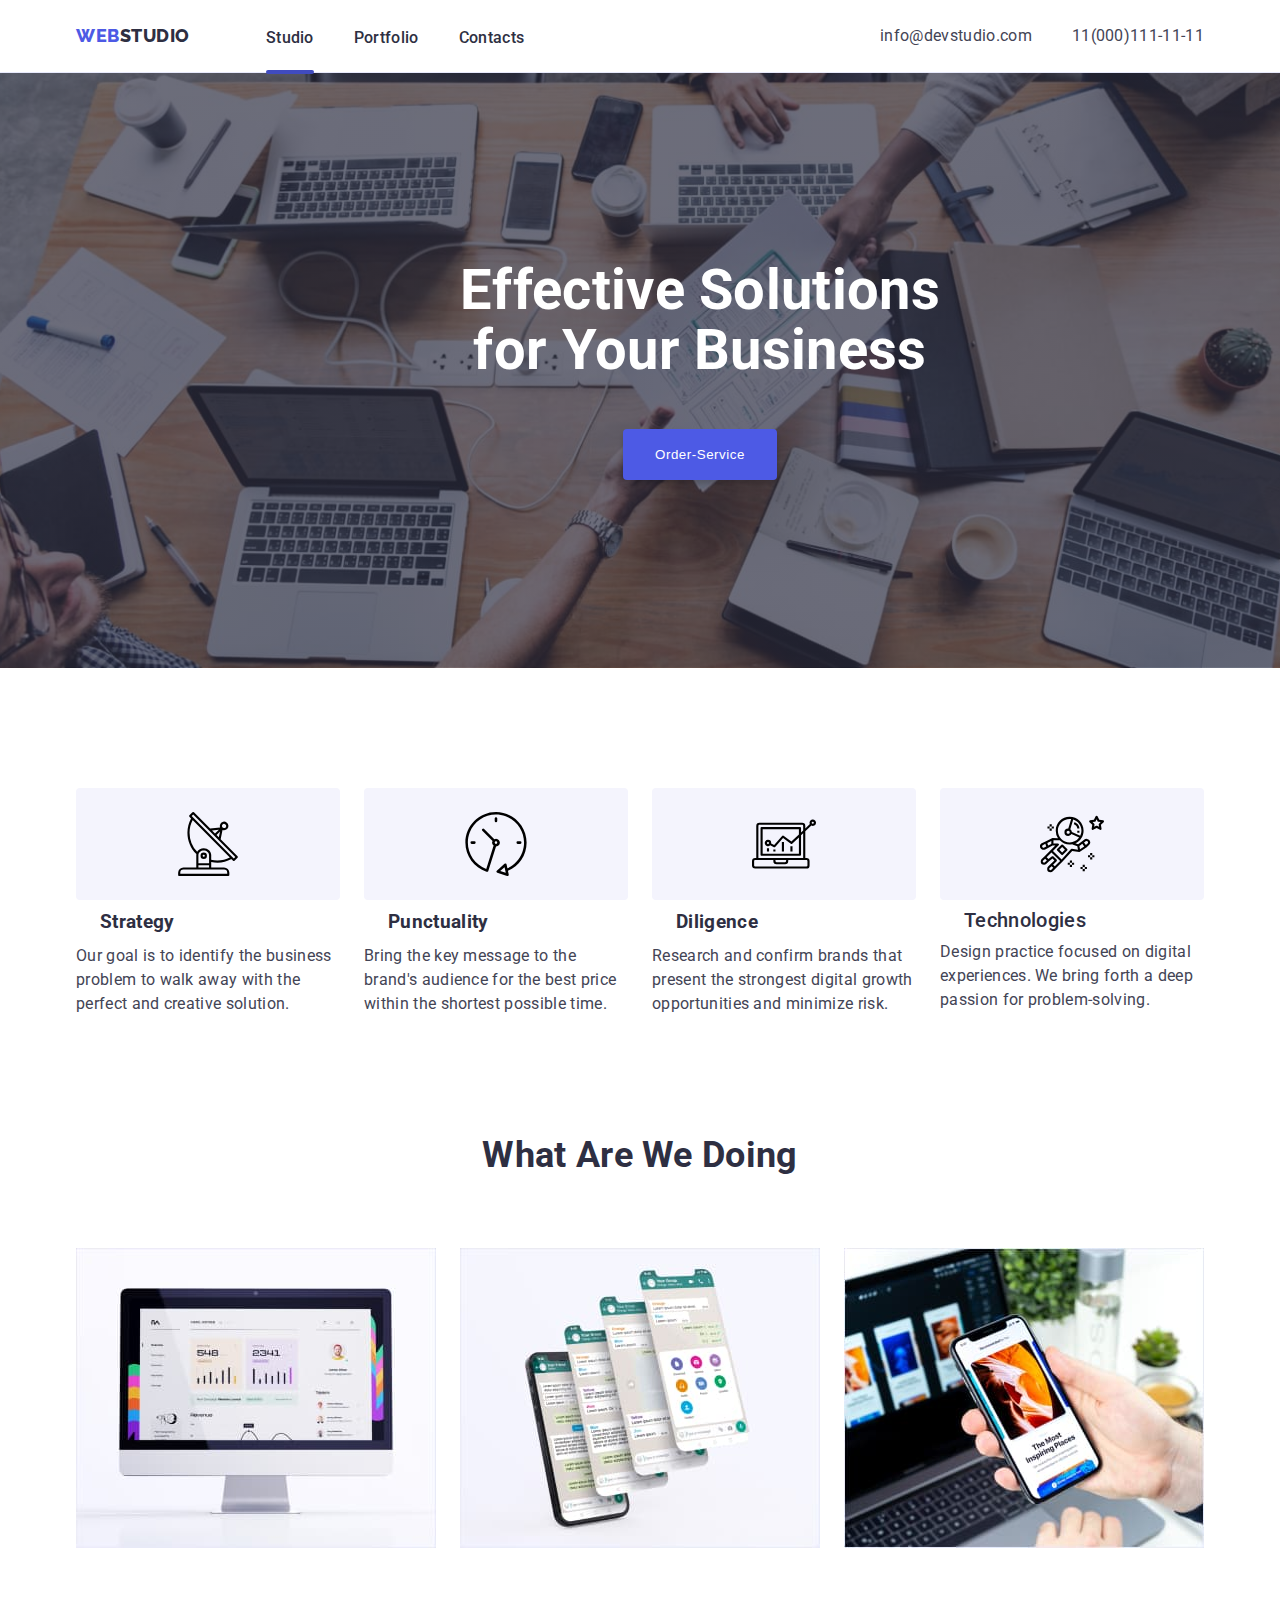
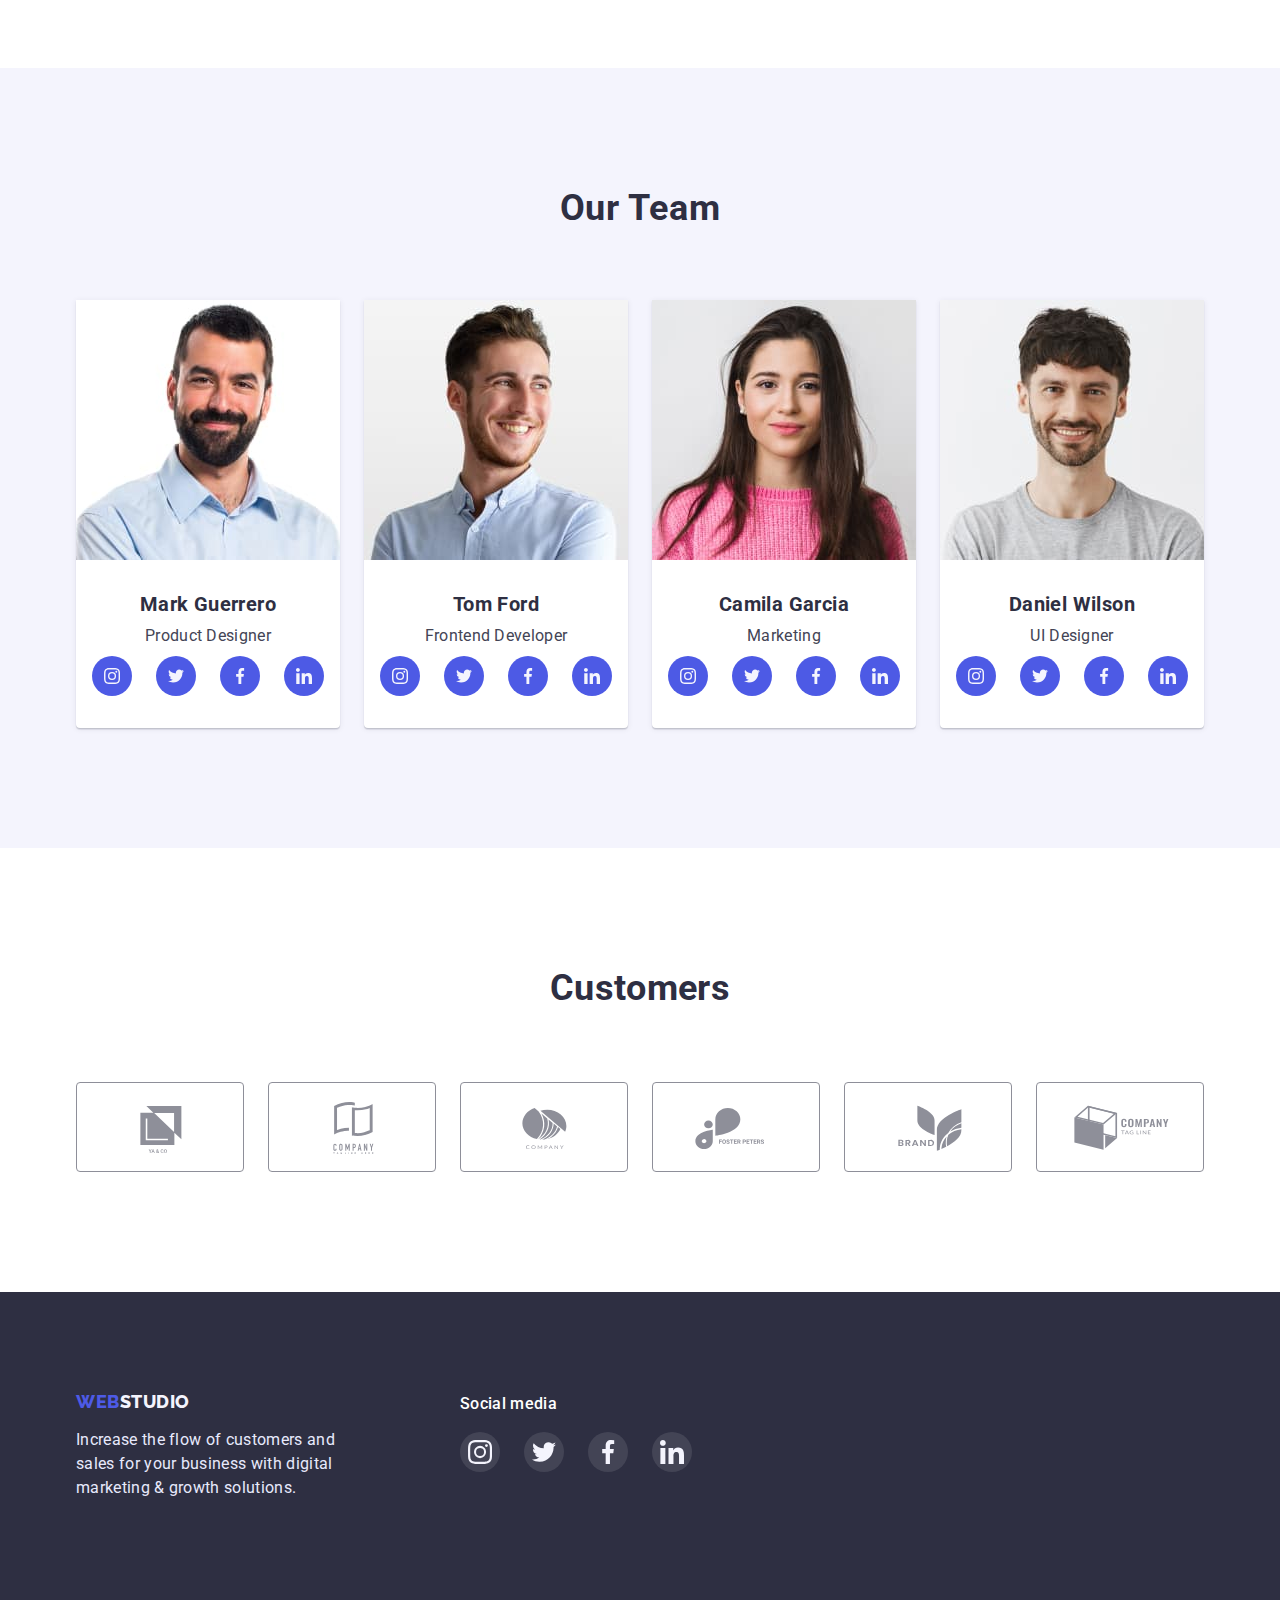
<file: index.html>
<!DOCTYPE html>
<html lang="en">
  <head>
    <meta charset="UTF-8" />
    <meta http-equiv="X-UA-Compatible" content="IE=edge" />
    <meta name="viewport" content="width=device-width, initial-scale=1.0" />
    <title>WebStudio</title>

    <link rel="preconnect" href="https://fonts.googleapis.com" />
    <link rel="preconnect" href="https://fonts.gstatic.com" crossorigin />
    <link
      href="https://fonts.googleapis.com/css2?family=Raleway:wght@700;800&family=Roboto:wght@400;500;700;900&display=swap"
      rel="stylesheet"
    />

    <link
      rel="stylesheet"
      href="https://cdnjs.cloudflare.com/ajax/libs/modern-normalize/1.1.0/modern-normalize.min.css"
      integrity="sha512-wpPYUAdjBVSE4KJnH1VR1HeZfpl1ub8YT/NKx4PuQ5NmX2tKuGu6U/JRp5y+Y8XG2tV+wKQpNHVUX03MfMFn9Q=="
      crossorigin="anonymous"
      referrerpolicy="no-referrer"
    />
    <link rel="stylesheet" href="./css/styles.css" />
  </head>

  <body>
    <header class="header">
      <div class="container header-container">
        <nav class="header-navigation">
          <a href="./index.html" class="header-logo-web link"
            >Web<span class="header-logo-studio link">Studio</span></a
          >
          <ul class="header-list list">
            <li class="header-item">
              <a class="header-link link current" href="./index.html">Studio</a>
            </li>
            <li class="header-item">
              <a class="header-link link" href="./portfolio.html">Portfolio</a>
            </li>
            <li class="header-item">
              <a class="header-link link" href="">Contacts</a>
            </li>
          </ul>
        </nav>
        <ul class="header-list list">
          <li class="header-item">
            <a class="header-mailto link" href="mailto:info@devstudio.com"
              >info@devstudio.com</a
            >
          </li>
          <li class="header-item">
            <a class="header-tel link" href="tel:+110001111111"
              >11(000)111-11-11</a
            >
          </li>
        </ul>
      </div>
    </header>
    <main class="main">
      <!-- Page header section-->
      <section class="hero">
        <div class="container">
          <h1 class="hero-caption">Effective Solutions for Your Business</h1>
          <button type="button" class="hero-btn" data-modal-open>
            Order-Service
          </button>
        </div>
      </section>
      <!-- Unique page content section-->
      <section class="text">
        <div class="container">
          <ul class="text-list list">
            <li class="text-item">
              <div class="features-div">
                <svg class="features-icon" width="64px" height="64px">
                  <use href="./img/icons.svg#icon-antenna"></use>
                </svg>
              </div>
              <h3 class="text-title">Strategy</h3>
              <p class="text-quote">
                Our goal is to identify the business problem to walk away with
                the perfect and creative solution.
              </p>
            </li>
            <li class="text-item">
              <div class="features-div">
                <svg class="features-icon" width="64px" height="64px">
                  <use href="./img/icons.svg#icon-clock"></use>
                </svg>
              </div>
              <h3 class="text-title">Punctuality</h3>
              <p class="text-quote">
                Bring the key message to the brand's audience for the best price
                within the shortest possible time.
              </p>
            </li>
            <li class="text-item">
              <div class="features-div">
                <svg class="features-icon" width="64px" height="64px">
                  <use href="./img/icons.svg#icon-diagram"></use>
                </svg>
              </div>
              <h3 class="text-title">Diligence</h3>
              <p class="text-quote">
                Research and confirm brands that present the strongest digital
                growth opportunities and minimize risk.
              </p>
            </li>
            <li class="text-item">
              <div class="features-div">
                <svg class="features-icon" width="64px" height="64px">
                  <use href="./img/icons.svg#icon-astronaut"></use>
                </svg>
              </div>
              <h3 class="text-title title">Technologies</h3>
              <p class="text-quote">
                Design practice focused on digital experiences. We bring forth a
                deep passion for problem-solving.
              </p>
            </li>
          </ul>
        </div>
      </section>
      <!-- Offer section-->
      <section class="section">
        <div class="container">
          <h2 class="about-title">What are we doing</h2>
          <ul class="about-list list">
            <li class="about-item">
              <img src="./img/about1.jpg" alt="Strategy" />
            </li>
            <li class="about-item">
              <img src="./img/about2.jpg" alt="programs" />
            </li>
            <li class="about-item">
              <img src="./img/about3.jpg" alt="technologies" />
            </li>
          </ul>
        </div>
      </section>
      <!-- Employees companies-->
      <section class="section section-user">
        <div class="container">
          <h2 class="user-logoo">Our Team</h2>
          <ul class="user-list list">
            <li class="user-item">
              <img
                src="./img/employees1.jpg"
                alt="employees"
                width="264"
                height="260"
              />
              <div class="team-memb">
                <h3 class="user-logo">Mark Guerrero</h3>
                <p class="user-quote">Product Designer</p>
                <ul class="webstudio-soc-list list">
                  <li class="webstudio-soc-item">
                    <a href="" class="webstudio-soc-link link">
                      <svg class="webstudio-soc-icon" width="16" height="16">
                        <use href="./img/icons.svg#icon-instagram"></use>
                      </svg>
                    </a>
                  </li>
                  <li class="webstudio-soc-item">
                    <a href="" class="webstudio-soc-link link">
                      <svg class="webstudio-soc-icon" width="16" height="16">
                        <use href="./img/icons.svg#icon-twitter"></use>
                      </svg>
                    </a>
                  </li>
                  <li class="webstudio-soc-item">
                    <a href="" class="webstudio-soc-link link">
                      <svg class="webstudio-soc-icon" width="16" height="16">
                        <use href="./img/icons.svg#icon-facebook"></use>
                      </svg>
                    </a>
                  </li>
                  <li class="webstudio-soc-item">
                    <a href="" class="webstudio-soc-link link">
                      <svg class="webstudio-soc-icon" width="16" height="16">
                        <use href="./img/icons.svg#icon-linkedin"></use>
                      </svg>
                    </a>
                  </li>
                </ul>
              </div>
            </li>
            <li class="user-item">
              <img
                src="./img/employees2.jpg"
                alt="employees"
                width="264"
                height="260"
              />
              <div class="team-memb">
                <h3 class="user-logo">Tom Ford</h3>
                <p class="user-quote">Frontend Developer</p>
                <ul class="webstudio-soc-list list">
                  <li class="webstudio-soc-item">
                    <a href="" class="webstudio-soc-link link">
                      <svg class="webstudio-soc-icon" width="16" height="16">
                        <use href="./img/icons.svg#icon-instagram"></use>
                      </svg>
                    </a>
                  </li>
                  <li class="webstudio-soc-item">
                    <a href="" class="webstudio-soc-link link">
                      <svg class="webstudio-soc-icon" width="16" height="16">
                        <use href="./img/icons.svg#icon-twitter"></use>
                      </svg>
                    </a>
                  </li>
                  <li class="webstudio-soc-item">
                    <a href="" class="webstudio-soc-link link">
                      <svg class="webstudio-soc-icon" width="16" height="16">
                        <use href="./img/icons.svg#icon-facebook"></use>
                      </svg>
                    </a>
                  </li>
                  <li class="webstudio-soc-item">
                    <a href="" class="webstudio-soc-link link">
                      <svg class="webstudio-soc-icon" width="16" height="16">
                        <use href="./img/icons.svg#icon-linkedin"></use>
                      </svg>
                    </a>
                  </li>
                </ul>
              </div>
            </li>
            <li class="user-item">
              <img
                src="./img/employees3.jpg"
                alt="employees"
                width="264"
                height="260"
              />
              <div class="team-memb">
                <h3 class="user-logo">Camila Garcia</h3>
                <p class="user-quote">Marketing</p>
                <ul class="webstudio-soc-list list">
                  <li class="webstudio-soc-item">
                    <a href="" class="webstudio-soc-link link">
                      <svg class="webstudio-soc-icon" width="16" height="16">
                        <use href="./img/icons.svg#icon-instagram"></use>
                      </svg>
                    </a>
                  </li>
                  <li class="webstudio-soc-item">
                    <a href="" class="webstudio-soc-link link">
                      <svg class="webstudio-soc-icon" width="16" height="16">
                        <use href="./img/icons.svg#icon-twitter"></use>
                      </svg>
                    </a>
                  </li>
                  <li class="webstudio-soc-item">
                    <a href="" class="webstudio-soc-link link">
                      <svg class="webstudio-soc-icon" width="16" height="16">
                        <use href="./img/icons.svg#icon-facebook"></use>
                      </svg>
                    </a>
                  </li>
                  <li class="webstudio-soc-item">
                    <a href="" class="webstudio-soc-link link">
                      <svg class="webstudio-soc-icon" width="16" height="16">
                        <use href="./img/icons.svg#icon-linkedin"></use>
                      </svg>
                    </a>
                  </li>
                </ul>
              </div>
            </li>
            <li class="user-item">
              <img
                src="./img/employees4.jpg"
                alt="employees"
                width="264"
                height="260"
              />
              <div class="team-memb">
                <h3 class="user-logo">Daniel Wilson</h3>
                <p class="user-quote">UI Designer</p>
                <ul class="webstudio-soc-list list">
                  <li class="webstudio-soc-item">
                    <a href="" class="webstudio-soc-link link">
                      <svg class="webstudio-soc-icon" width="16" height="16">
                        <use href="./img/icons.svg#icon-instagram"></use>
                      </svg>
                    </a>
                  </li>
                  <li class="webstudio-soc-item">
                    <a href="" class="webstudio-soc-link link">
                      <svg class="webstudio-soc-icon" width="16" height="16">
                        <use href="./img/icons.svg#icon-twitter"></use>
                      </svg>
                    </a>
                  </li>
                  <li class="webstudio-soc-item">
                    <a href="" class="webstudio-soc-link link">
                      <svg class="webstudio-soc-icon" width="16" height="16">
                        <use href="./img/icons.svg#icon-facebook"></use>
                      </svg>
                    </a>
                  </li>
                  <li class="webstudio-soc-item">
                    <a href="" class="webstudio-soc-link link">
                      <svg class="webstudio-soc-icon" width="16" height="16">
                        <use href="./img/icons.svg#icon-linkedin"></use>
                      </svg>
                    </a>
                  </li>
                </ul>
              </div>
            </li>
          </ul>
        </div>
      </section>
      <section class="section">
        <div class="container">
          <h2 class="section-title">Customers</h2>
          <ul class="clients-list list">
            <li class="clients-item">
              <a href="" class="clients-link link">
                <svg class="clients-icon" width="104" height="56">
                  <use href="./img/icons.svg#icon-Logo"></use>
                </svg>
              </a>
            </li>
            <li class="clients-item">
              <a href="" class="clients-link link">
                <svg class="clients-icon" width="104" height="56">
                  <use href="./img/icons.svg#icon-Logo1"></use>
                </svg>
              </a>
            </li>
            <li class="clients-item">
              <a href="" class="clients-link link">
                <svg class="clients-icon" width="104" height="56">
                  <use href="./img/icons.svg#icon-Logo2"></use>
                </svg>
              </a>
            </li>
            <li class="clients-item">
              <a href="" class="clients-link link">
                <svg class="clients-icon" width="104" height="56">
                  <use href="./img/icons.svg#icon-Logo3"></use>
                </svg>
              </a>
            </li>
            <li class="clients-item">
              <a href="" class="clients-link link">
                <svg class="clients-icon" width="104" height="56">
                  <use href="./img/icons.svg#icon-Logo4"></use>
                </svg>
              </a>
            </li>
            <li class="clients-item">
              <a href="" class="clients-link link">
                <svg class="clients-icon" width="104" height="56">
                  <use href="./img/icons.svg#icon-Logo5"></use>
                </svg>
              </a>
            </li>
          </ul>
        </div>
      </section>
    </main>
    <footer class="footer">
      <div class="container">
        <div class="logo-footer footer-div">
          <a href="./index.html" class="footer-logo-web link"
            >Web<span class="footer-logo-studio link">Studio</span></a
          >
          <p class="footer-quote">
            Increase the flow of customers and sales for your business with
            digital marketing & growth solutions.
          </p>
        </div>
        <div class="social-media footer-div">
          <p class="footer-media">Social media</p>
          <ul class="footer-list list">
            <li class="footer-item">
              <a href="" class="footer-link">
                <svg class="footer-icon" width="24" height="24">
                  <use href="./img/icons.svg#icon-instagram"></use>
                </svg>
              </a>
            </li>
            <li class="footer-item">
              <a href="" class="footer-link">
                <svg class="footer-icon" width="24" height="24">
                  <use href="./img/icons.svg#icon-twitter"></use>
                </svg>
              </a>
            </li>
            <li class="footer-item">
              <a href="" class="footer-link">
                <svg class="footer-icon" width="24" height="24">
                  <use href="./img/icons.svg#icon-facebook"></use>
                </svg>
              </a>
            </li>
            <li class="footer-item">
              <a href="" class="footer-link">
                <svg class="footer-icon" width="24" height="24">
                  <use href="./img/icons.svg#icon-linkedin"></use>
                </svg>
              </a>
            </li>
          </ul>
        </div>
      </div>
    </footer>
    <div class="backdrob is-hidden" data-modal>
      <div class="modal">
        <button type="button" class="modal-close" data-modal-close>
          <svg class="modal-icon" width="8" height="8">
            <use href="./img/icons.svg#icon-close-black-18dp"></use>
          </svg>
        </button>
      </div>
    </div>
    <script src="./js/modal.js"></script>
  </body>
</html>
</file>
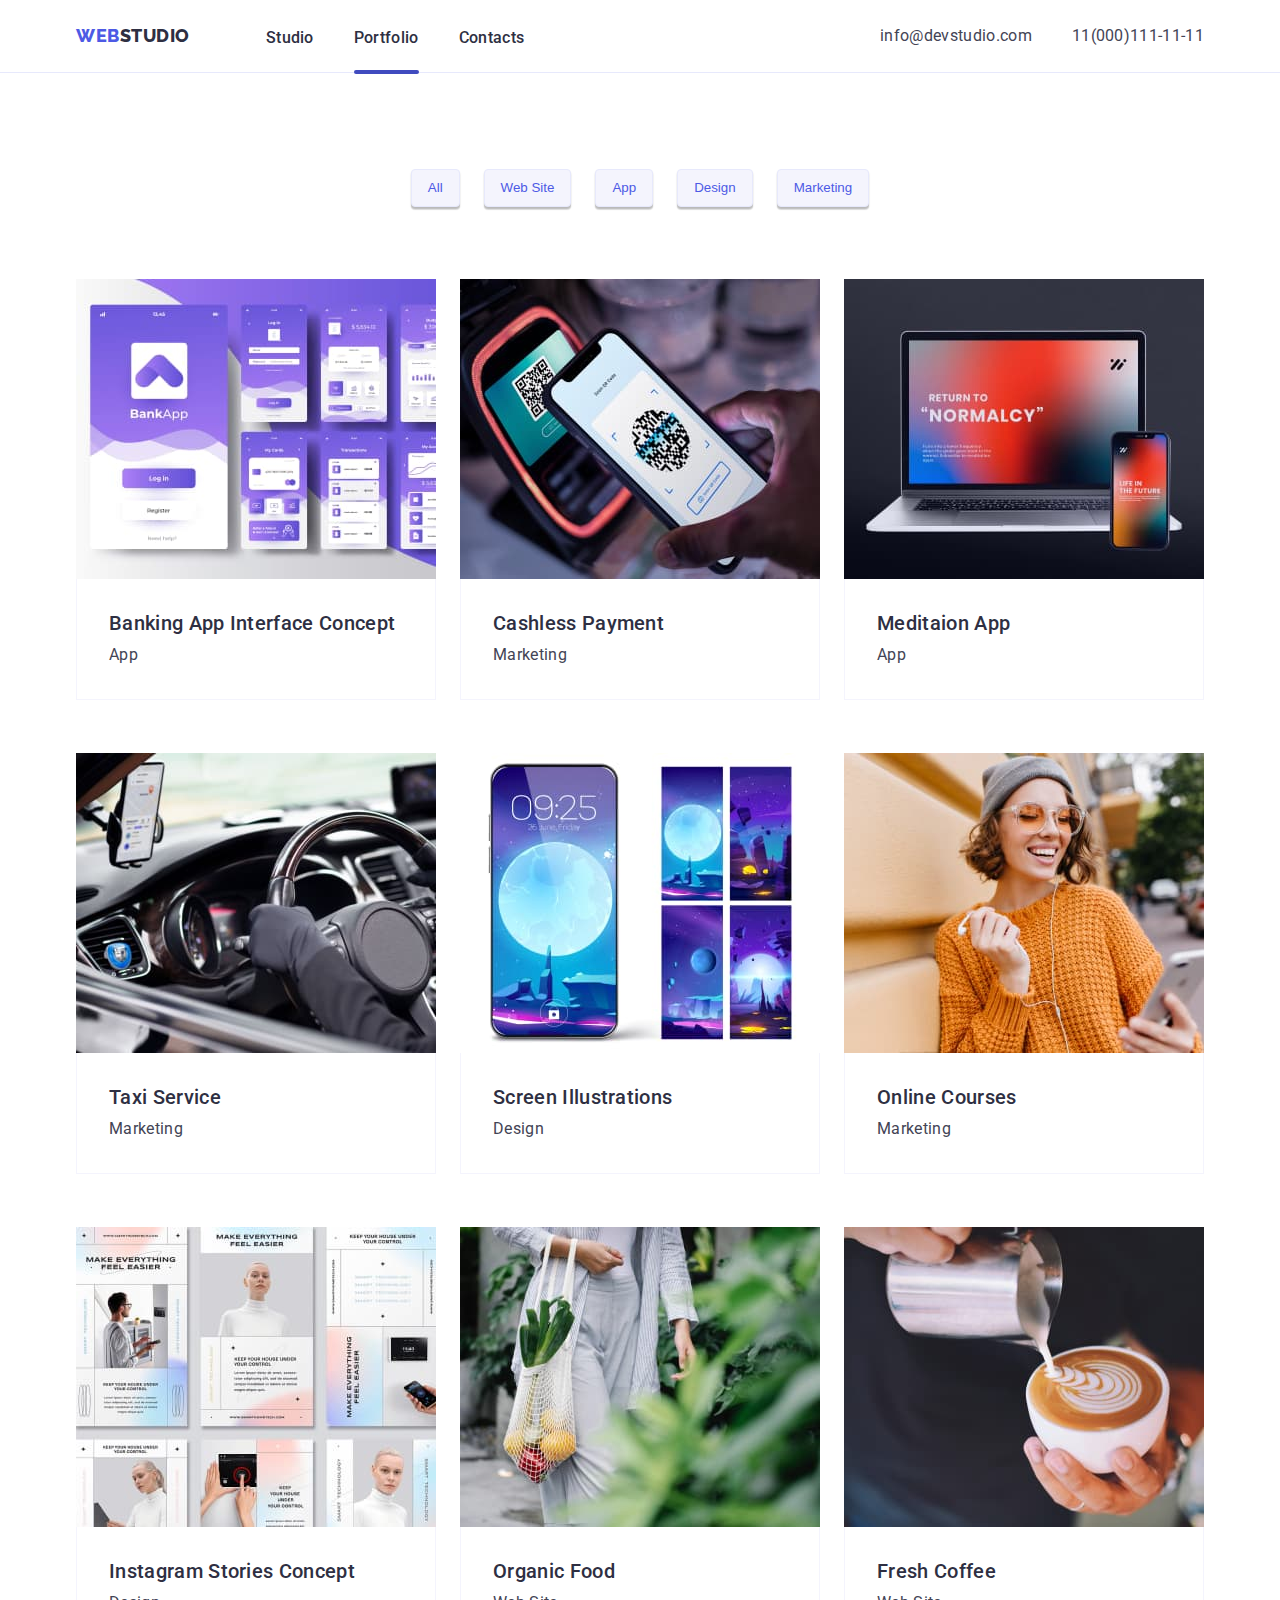
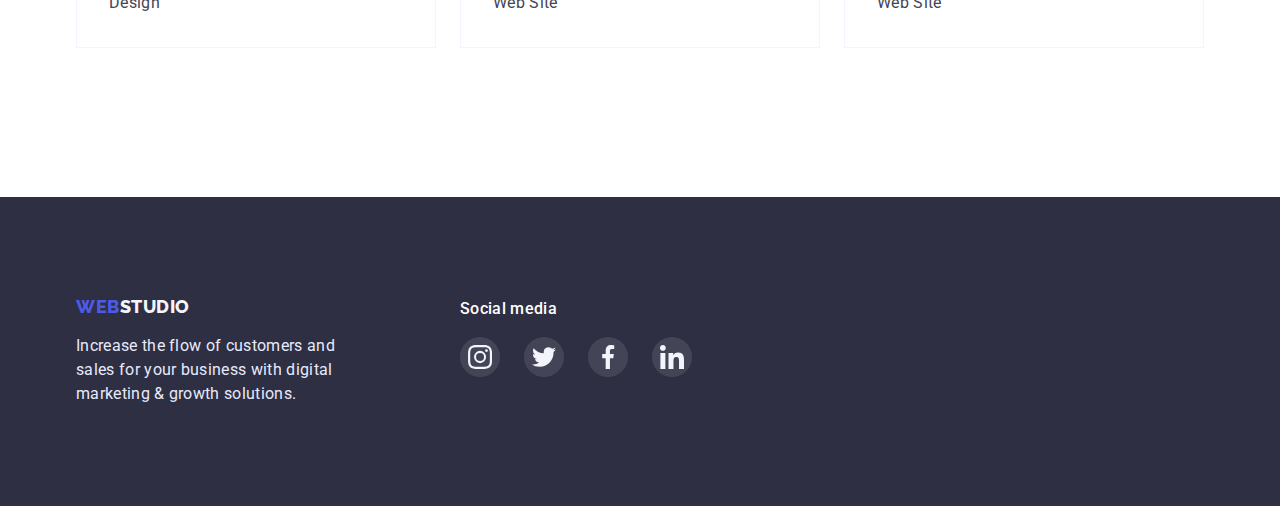
<file: portfolio.html>
<!DOCTYPE html>
<html lang="en">
  <head>
    <meta charset="UTF-8" />
    <meta http-equiv="X-UA-Compatible" content="IE=edge" />
    <meta name="viewport" content="width=device-width, initial-scale=1.0" />
    <title>WebStudio</title>

    <link rel="preconnect" href="https://fonts.googleapis.com">
    <link rel="preconnect" href="https://fonts.gstatic.com" crossorigin>
    <link href="https://fonts.googleapis.com/css2?family=Raleway:wght@700;800&family=Roboto:wght@400;500;700;900&display=swap" rel="stylesheet">
    
    <link
      rel="stylesheet"
      href="https://cdnjs.cloudflare.com/ajax/libs/modern-normalize/1.1.0/modern-normalize.min.css"
      integrity="sha512-wpPYUAdjBVSE4KJnH1VR1HeZfpl1ub8YT/NKx4PuQ5NmX2tKuGu6U/JRp5y+Y8XG2tV+wKQpNHVUX03MfMFn9Q=="
      crossorigin="anonymous"
      referrerpolicy="no-referrer"
    />
    <link rel="stylesheet" href="./css/styles.css" />
  </head>

  <body class="site-body">
    <header class="header">
      <div class="container">
        <nav class="header-navigation">
          <a href="./index.html" class="header-logo-web link"
            >Web<span class="header-logo-studio link">Studio</span></a
          >
          <ul class="header-list list">
            <li class="header-item">
              <a class="header-link link" href="./index.html">Studio</a>
            </li>
            <li class="header-item">
              <a class="header-link link current" href="./portfolio.html">Portfolio</a>
            </li>
            <li class="header-item">
              <a class="header-link link" href="/">Contacts</a>
            </li>
          </ul>
        </nav>
        <ul class="header-list list">
          <li class="header-item">
            <a class="header-mailto link" href="mailto:info@devstudio.com"
              >info@devstudio.com</a
            >
          </li>
          <li class="header-item">
            <a class="header-tel link" href="tel:+110001111111"
              >11(000)111-11-11</a
            >
          </li>
        </ul>
      </div>
    </header>
    <main>
      <!-- Portfolio -->
      <section class="Portfolio">
        <div class="container">
          <h1 class="visually-hidden">Examples of WebStudio work</h1>
          <ul class="features-list list">
            <li class="features-item">
              <button type="button" class="features-btn">All</button>
            </li>
            <li class="features-item">
              <button type="button" class="features-btn">Web Site</button>
            </li>
            <li class="features-item">
              <button type="button" class="features-btn">App</button>
            </li>
            <li class="features-item">
              <button type="button" class="features-btn">Design</button>
            </li>
            <li class="features-item">
              <button type="button" class="features-btn">Marketing</button>
            </li>
          </ul>
            <ul class="project-list list">
                <li class="project-item">
                    <div class="project-top-wrap">
                      <img
                        src="./img/functions1.jpg"
                        alt="applications"
                        width="360"
                      />
                      <p class="project-top-text">14 Stylish and User-Friendly App Design Concepts · Task Manager App · Calorie Tracker App · Exotic Fruit Ecommerce App · Cloud Storage App</p>
                    </div>
                  <div class="container-text">
                  <h3 class="project-title">
                  Banking App Interface Concept
                  </h3>
                  <p class="project-text">App</p>
                  </div>
              </li>
              
              <li class="project-item">
                    <div class="project-top-wrap">
                      <img
                        src="./img/functions2.jpg"
                        alt="payment"
                        width="360"
                      />
                      <p class="project-top-text">14 Stylish and User-Friendly App Design Concepts · Task Manager App · Calorie Tracker App · Exotic Fruit Ecommerce App · Cloud Storage App</p>
                    </div>
                  <div class="container-text">
                  <h3 class="project-title">Cashless Payment</h3>
                  <p class="project-text">Marketing</p>
                  </div>
            </li>

            <li class="project-item">
                  <div class="project-top-wrap">
                    <img
                      src="./img/functions3.jpg"
                      alt="meditaion"
                      width="360"
                      />
                    <p class="project-top-text">14 Stylish and User-Friendly App Design Concepts · Task Manager App · Calorie Tracker App · Exotic Fruit Ecommerce App · Cloud Storage App</p>
                    </div>
              <div class="container-text">
                <h3 class="project-title">Meditaion App</h3>
                <p class="project-text">App</p>
              </div>
            </li>

            <li class="project-item">
                  <div class="project-top-wrap">
                    <img
                        src="./img/functions4.jpg"
                        alt="taxi"
                        width="360"
                      />
                    <p class="project-top-text">14 Stylish and User-Friendly App Design Concepts · Task Manager App · Calorie Tracker App · Exotic Fruit Ecommerce App · Cloud Storage App</p>
                  </div>
              <div class="container-text">
                <h3 class="project-title">Taxi Service</h3>
                <p class="project-text">Marketing</p>
              </div>
            </li>

            <li class="project-item">
                <div class="project-top-wrap">
                      <img
                        src="./img/functions5.jpg"
                        alt="illustrations"
                        width="360"
                      />
                    <p class="project-top-text">14 Stylish and User-Friendly App Design Concepts · Task Manager App · Calorie Tracker App · Exotic Fruit Ecommerce App · Cloud Storage App</p>
                </div>              
              <div class="container-text">
                <h3 class="project-title">Screen Illustrations</h3>
                <p class="project-text">Design</p>
              </div>
            </li>

            <li class="project-item">
                <div class="project-top-wrap">             
                    <img
                      src="./img/functions6.jpg"
                      alt="courses"
                      width="360"
                    />
                  <p class="project-top-text">14 Stylish and User-Friendly App Design Concepts · Task Manager App · Calorie Tracker App · Exotic Fruit Ecommerce App · Cloud Storage App</p>
                </div>              
              <div class="container-text">
                <h3 class="project-title">Online Courses</h3>
                <p class="project-text">Marketing</p>
              </div>
            </li>

            <li class="project-item">
                <div class="project-top-wrap">                         
                    <img
                      src="./img/functions7.jpg"
                      alt="instagram "
                      width="360"
                    />
                  <p class="project-top-text">14 Stylish and User-Friendly App Design Concepts · Task Manager App · Calorie Tracker App · Exotic Fruit Ecommerce App · Cloud Storage App</p>
                </div>               
              <div class="container-text">
                <h3 class="project-title">Instagram Stories Concept</h3>
                <p class="project-text">Design</p>
              </div>
            </li>

            <li class="project-item"> 
                <div class="project-top-wrap">               
                    <img
                      src="./img/functions8.jpg"
                      alt="food"
                      width="360"
                    />
                  <p class="project-top-text">14 Stylish and User-Friendly App Design Concepts · Task Manager App · Calorie Tracker App · Exotic Fruit Ecommerce App · Cloud Storage App</p>
                </div>               
              <div class="container-text">
                <h3 class="project-title">Organic Food</h3>
                <p class="project-text">Web Site</p>
              </div>
            </li>
            
            <li class="project-item link">
                <div class="project-top-wrap">             
                  <img
                    src="./img/functions9.jpg"
                    alt="coffee"
                    width="360"
                  />
                  <p class="project-top-text">14 Stylish and User-Friendly App Design Concepts · Task Manager App · Calorie Tracker App · Exotic Fruit Ecommerce App · Cloud Storage App</p>
                </div>               
              <div class="container-text">
                <h3 class="project-title">Fresh Coffee</h3>
                <p class="project-text">Web Site</p>
              </div>
            </li>
          </ul>
        </div>
    </main>
    <footer class="footer">
      <div class="container">
        <div class="logo-footer footer-div">
          <a href="./index.html" class="footer-logo-web link"
            >Web<span class="footer-logo-studio link">Studio</span></a
          >
          <p class="footer-quote">
            Increase the flow of customers and sales for your business with
            digital marketing & growth solutions.
          </p>
        </div>
        <div class="social-media footer-div">
          <p class="footer-media">Social media</p>
          <ul class="footer-list list">
            <li class="footer-item">
              <a href="" class="footer-link">
                <svg class="footer-icon" width="24" height="24">
                  <use href="./img/icons.svg#icon-instagram"></use>
                </svg>
              </a>
            </li>
            <li class="footer-item">
              <a href="" class="footer-link">
                <svg class="footer-icon" width="24" height="24">
                  <use href="./img/icons.svg#icon-twitter"></use>
                </svg>
              </a>
            </li>
            <li class="footer-item">
              <a href="" class="footer-link">
                <svg class="footer-icon" width="24" height="24">
                  <use href="./img/icons.svg#icon-facebook"></use>
                </svg>
              </a>
            </li>
            <li class="footer-item">
              <a href="" class="footer-link">
                <svg class="footer-icon" width="24" height="24">
                  <use href="./img/icons.svg#icon-linkedin"></use>
                </svg>
              </a>
            </li>
          </ul>
        </div>
      </div>
    </footer>
  </body>
</html>
</file>
<file: css/styles.css>
* {
  margin: 0px;
  padding: 0px;
  list-style: none;
  box-sizing: border-box;
}
body {
  font-family: "Roboto", sans-serif;
  color: #455347;
  font-size: 16px;
  letter-spacing: 0.02em;
  line-height: 1.5;
}
:root {
  --title-color: #2e2f42;
  --text-color: #434455;
  --logo-web-color: #4d5ae5;
}
p,
h1,
h2,
h3,
h4,
h5,
h6 {
  margin: 0;
  padding: 0;
}
ul {
  margin: 0;
  padding-left: 0;
}
img {
  display: block;
}

.list {
  list-style: none;
}
.link {
  text-decoration: none;
}

/*----header-----*/
.section {
  padding-top: 120px;
  padding-bottom: 120px;
}
.header-logo-studio,
.header-logo-web {
  font-family: "Raleway", sans-serif;
  font-weight: 800;
  font-size: 18px;
  line-height: 1.33;
  letter-spacing: 0.03em;
  text-transform: uppercase;
  display: flex;
  flex-direction: row;
  align-items: flex-start;
  padding: 0px;
}
.header-logo-studio {
  color: #2e2f42;
}
.header-logo-web {
  color: var(--logo-web-color);
  margin-right: 76px;
}
.header-list {
  display: flex;
  gap: 40px;
  margin-top: 24px;
  margin-bottom: 24px;
}
.header-navigation {
  display: flex;
  align-items: center;
  margin-right: auto;
}
.header {
  border-bottom: 0.5px solid #e7e9fc;
}
.header > .container {
  display: flex;
}
/*----.header-item----*/
.header-link {
  font-weight: 500;
  color: #2e2f42;
  font-size: 16px;
  line-height: 24px;
  display: flex;
  flex-direction: row;
  align-items: flex-start;
  padding: 0px;
  gap: 40px;
  position: relative;
  bottom: -2px;
  transition: background-color 250ms cubic-bezier(0.4, 0, 0.2, 1);
}

.header-link.current::after {
  content: "";
  position: absolute;
  width: 100%;
  height: 4px;
  background-color: #404bbf;
  border-radius: 2px;
  left: 0;
  bottom: -24px;
}

.hero-btn:hover {
  background-color: #404bbf;
  box-shadow: 0px 4px 4px rgba(0, 0, 0, 0.15);
}
.header-link:focus {
  color: #535353;
}
.header-link:hover,
.header-mailto:hover,
.header-tel:hover {
  color: #4d5ae5;
}
.header-mailto,
.header-tel {
  font-weight: 400;
  color: #434455;
}
/*----main{}-----*/
.visually-hidden {
  position: absolute;
  width: 1px;
  height: 1px;
  margin: -1px;
  border: 0;
  padding: 0;

  white-space: nowrap;
  clip-path: inset(100%);
  clip: rect(0 0 0 0);
  overflow: hidden;
}

/*------hero--------*/

.hero {
  background-color: #2e2f42;
  background-image: linear-gradient(
      rgba(46, 47, 66, 0.7),
      rgba(46, 47, 66, 0.7)
    ),
    url(../img/people-office.jpg);
  background-repeat: no-repeat;
  background-position: center;
  background-size: cover;
  text-align: center;
  margin: auto;
  padding-top: 188px;
  padding-bottom: 188px;
  width: 1400px;
}

.hero-caption {
  margin-bottom: 48px;
  font-size: 56px;
  font-weight: 700;
  line-height: 1.07;
  text-align: center;
  color: #ffffff;
  margin-bottom: 48px;
  width: 492px;
  margin-left: auto;
  margin-right: auto;
}
.hero-btn {
  font-weight: 500;
  line-height: 19px;
  display: inline-block;
  letter-spacing: 0.04em;
  color: #ffffff;
  padding: 16px 32px;
  cursor: pointer;
  background-color: #4d5ae5;
  box-shadow: 0px 4px 4px rgba(0, 0, 0, 0.15);
  border: azure;
  border-radius: 4px;
  transition: background-color 250ms cubic-bezier(0.4, 0, 0.2, 1);
}
.container {
  width: 1158px;
  padding-left: 15px;
  padding-right: 15px;
  margin: 0 auto;
}

/*------text--------*/

.text {
  padding-top: 120px;
}
.text-list {
  display: flex;
  align-items: flex-start;
  gap: 24px;
}
/*------.text-item-----*/

.text-title {
  color: var(--title-color);
  margin-bottom: 8px;
  margin-left: 24px;
}
.title {
  font-weight: 500;
  font-size: 20px;
  line-height: 1.2;
  margin-bottom: 8px;
}
.text-quote {
  font-weight: 400;
  color: var(--text-color);
}
.features-div {
  padding: 24px 100px;
  display: flex;
  justify-content: center;
  align-items: center;
  background-color: #f4f4fd;
  border-radius: 4px;
  margin-bottom: 8px;
}

/*------.about --------*/

.about-title {
  font-weight: 700;
  font-size: 36px;
  line-height: 1.11;
  text-align: center;
  text-transform: capitalize;
  color: var(--title-color);
  padding-bottom: 72px;
  padding-top: 0;
}

.about-list {
  display: flex;
  gap: 24px;
}
/*------.about-item --------*/

/*------user--------*/

.section-user {
  background: #f4f4fd;
  text-align: center;
  margin: auto;
}
.team-memb {
  padding-top: 32px;
  padding-bottom: 32px;
}
.user-logo {
  margin-bottom: 8px;
  font-weight: 700;
  font-size: 20px;
  line-height: calc(24 / 20);
  letter-spacing: 0.02em;
  color: #2e2f42;
  text-align: center;
  flex: none;
}
.user-logoo {
  margin-bottom: 72px;
  font-style: normal;
  font-weight: 700;
  font-size: 36px;
  line-height: 40px;
  text-align: center;
  letter-spacing: 0.02em;
  text-transform: capitalize;
  color: var(--title-color);
}
.user-list {
  display: flex;
  gap: 24px;
  align-items: center;
  text-align: center;
}
.user-item {
  width: calc((100%-72px) / 4);
  background: #ffffff;
  box-shadow: 0px 1px 6px rgba(46, 47, 66, 0.08),
    0px 1px 1px rgba(46, 47, 66, 0.16), 0px 2px 1px rgba(46, 47, 66, 0.08);
  border-radius: 0px 0px 4px 4px;
}
.user-quote {
  font-size: 16px;
  line-height: calc(24 / 16);
  letter-spacing: 0.02em;
  color: #434455;
  flex: none;
  margin-bottom: 8px;
}
.webstudio-soc-list {
  display: flex;
  justify-content: center;
  gap: 24px;
}

.webstudio-soc-item {
  width: 40px;
  height: 40px;
}

.webstudio-soc-link {
  width: 100%;
  height: 100%;
  background-color: #4d5ae5;
  border-radius: 50%;
  display: flex;
  align-items: center;
  justify-content: center;
  transition: background-color 250ms cubic-bezier(0.4, 0, 0.2, 1);
}
.webstudio-soc-icon {
  fill: #f4f4fd;
}
.webstudio-soc-link:hover {
  background-color: #404bbf;
}

/*------customers ------*/

.section-title {
  font-weight: 700;
  font-size: 36px;
  line-height: 1.16;
  text-align: center;
  color: #2e2f42;
  margin-bottom: 72px;
}
.clients-list {
  display: flex;
  gap: 24px;
}
.clients-item {
  border: 1px solid #8e8f99;
  border-radius: 4px;
}
.clients-item:hover {
  border: 1px solid #404bbf;
  border-radius: 4px;
}
.clients-icon {
  transition: fill 250ms cubic-bezier(0.4, 0, 0.2, 1);
}
.clients-link {
  display: flex;
  justify-content: center;
  align-items: center;
  padding: 16px 31px;
  fill: #8e8f99;
  transition: fill 250ms cubic-bezier(0.4, 0, 0.2, 1),
    border 250ms cubic-bezier(0.4, 0, 0.2, 1);
}
.clients-link:hover .clients-icon {
  fill: #4d5ae5;
}

/*----footer-----*/

.footer {
  background-color: #2e2f42;
  padding-top: 100px;
  padding-bottom: 100px;
  margin: auto;
}
.footer-logo-web,
.footer-logo-studio {
  font-family: "Raleway";
  font-weight: 800;
  font-size: 18px;
  line-height: 1.16;
  display: flex;
  align-items: center;
  letter-spacing: 0.03em;
  text-transform: uppercase;
}
.logo-footer {
  margin-right: 120px;
}
.footer-logo-studio {
  color: #f4f4fd;
}
.footer-logo-web {
  color: var(--logo-web-color);
  padding-bottom: 16px;
}
.footer-quote {
  font-weight: 400;
  color: #e7e9fc;
  max-width: 264px;
}
.footer-list {
  display: flex;
}
.footer-media {
  margin-top: 0;
  margin-bottom: 16px;
  font-weight: 500;
  color: #ffffff;
}
.footer-link {
  display: flex;
  justify-content: center;
  align-items: center;
  width: 40px;
  height: 40px;
  border-radius: 50%;
  background-color: rgba(255, 255, 255, 0.1);
  transition: background-color 250ms cubic-bezier(0.4, 0, 0.2, 1);
}
.footer-list {
  display: flex;
  gap: 24px;
}
.footer div {
  display: flex;
  align-items: flex-start;
}
.footer-div {
  flex-direction: column;
}
.footer-link:hover,
.footer-link:focus {
  background-color: #31d0aa;
}
.footer-icon {
  fill: #f4f4fd;
}
/* ----features--- */
.Portfolio {
  padding-top: 96px;
  padding-bottom: 120px;
}
.features-item {
  display: flex;
  flex-direction: row;
  align-items: flex-start;
  font-weight: 600;
  font-size: 16px;
  line-height: 24px;
}

.features-btn {
  display: inline-block;
  color: #4d5ae5;
  background-color: #f4f4fd;
  line-height: 1.5;
  border-radius: 4px;
  padding: 8px 16px;
  border: 1px solid #e7e9fc;
  cursor: pointer;
  flex: none;
  box-shadow: 0px 3px 1px rgba(0, 0, 0, 0.1), 0px 2px 1px rgba(0, 0, 0, 0.08),
    0px 2px 2px rgba(0, 0, 0, 0.12);
  transition: background-color 250ms cubic-bezier(0.4, 0, 0.2, 1);
}
.features-btn:hover,
.features-btn:focus {
  color: #ffffff;
  background-color: #404bbf;
}
.features-list {
  display: flex;
  flex-wrap: wrap;
  font-size: 20px;
  margin-bottom: 72px;
  justify-content: center;
  gap: 24px;
}

/*---------Portfolio----------*/

.project-list {
  display: flex;
  flex-wrap: wrap;
  gap: 24px;
}
.container-text {
  background: #ffffff;
  border: 0.5px solid #f4f4fd;
  padding: 32px;
  border-top: none;
}
.project-item {
  max-width: 360px;
  height: 420px;
  margin-bottom: 30px;
}
.project-item:hover .project-top-text {
  transform: translateY(0%);
}
.project-top-text {
  position: absolute;
  top: 0;
  font-weight: 400;
  font-size: 16px;
  line-height: 24px;
  color: #f4f4fd;
  padding: 40px;
  background-color: #4d5ae5;
  height: 100%;
  transform: translateY(100%);
  transition: transform 250ms linear;
  overflow: auto;
}
.project-top-wrap {
  position: relative;
  overflow: hidden;
}
.project-item:hover {
  border: 0.5px solid #f4f4fd54;
  border: azure;
  box-shadow: 0px 1px 6px rgba(46, 47, 66, 0.08),
    0px 1px 1px rgba(46, 47, 66, 0.16), 0px 2px 1px rgba(46, 47, 66, 0.08);
}
.project-text {
  line-height: 1.5;
  color: var(--text-color);
  border-top: none;
  font-size: 16px;
}
.project-title {
  font-weight: 500;
  line-height: calc(24 / 20);
  color: #2e2f42;
  font-size: 20px;
  margin-bottom: 8px;
}
.backdrob {
  position: fixed;
  top: 0;
  width: 100%;
  height: 100%;
  background-color: #2e2f4249;
  transition: opacity 250ms linear, visibility 250ms linear;
}
.modal {
  position: absolute;
  top: 50%;
  left: 50%;
  width: 408px;
  min-height: 576px;
  background-color: #fcfcfc;
  box-shadow: 0px 1px 1px rgba(0, 0, 0, 0.14), 0px 1px 3px rgba(0, 0, 0, 0.12),
    0px 2px 1px rgba(0, 0, 0, 0.2);
  border-radius: 4px;
  transform: translate(-50%, -50%) scale(1);
  transition: transform 250ms linear;
}
.backdrob.is-hidden .modal {
  transform: translate(-50%, -50%) scale(0);
}
.modal-close {
  position: absolute;
  top: 24px;
  right: 24px;
  width: 24px;
  height: 24px;
  background-color: #e7e9fc;
  border: 1px solid rgba(0, 0, 0, 0.1);
  border-radius: 50%;
  display: flex;
  justify-content: center;
  align-items: center;
  cursor: pointer;
}
.modal-close:hover {
  background: #404bbf;
  fill: #ffffff;
}
.is-hidden {
  opacity: 0;
  visibility: hidden;
  pointer-events: none;
}
</file>
